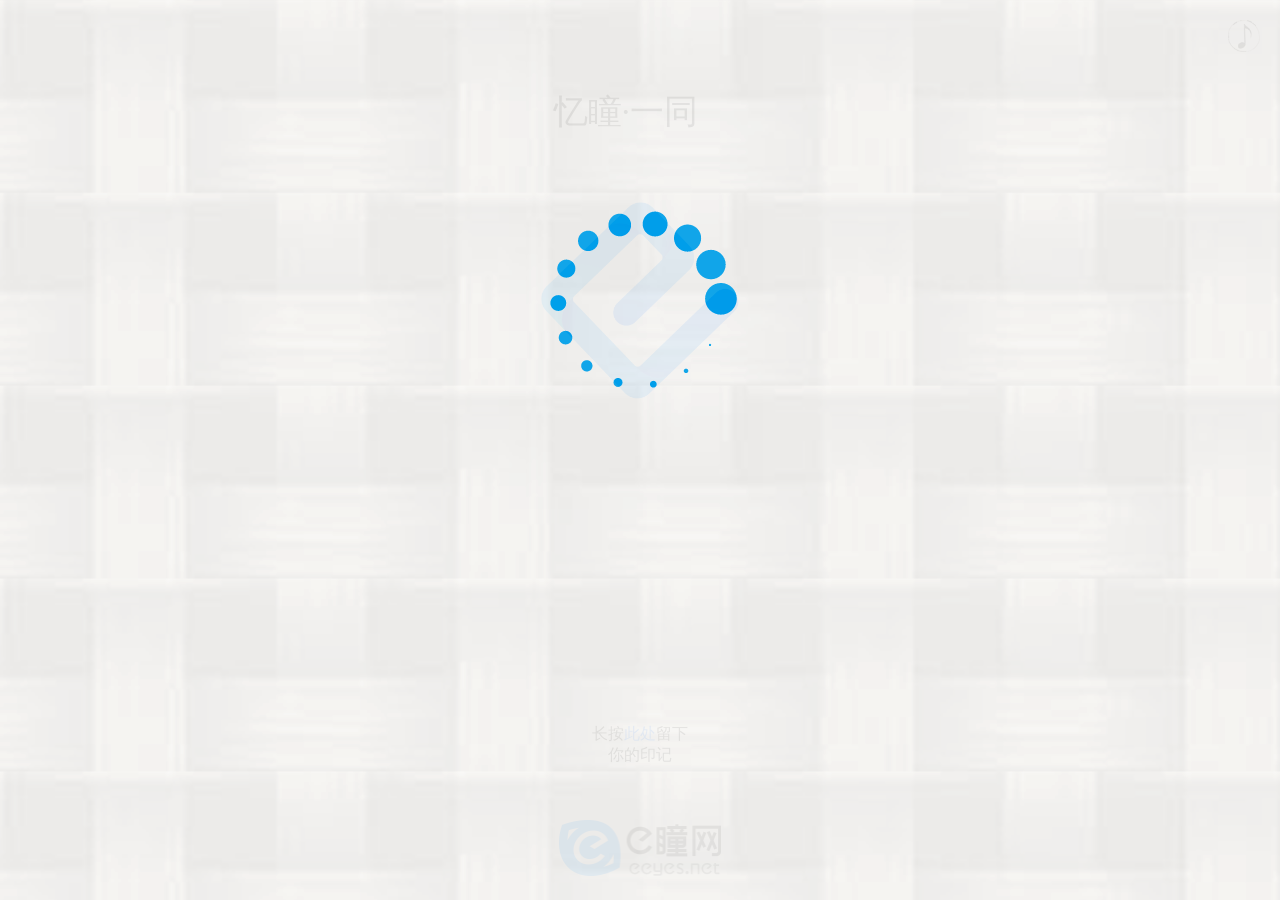
<file: celebration_public/index.html>
<!-- ==================================================
<| html
==================================================  -->
<!DOCTYPE html>
<html lang="en">

<head>
    <meta charset="UTF-8">
    <meta name="viewport" content="width=device-width, initial-scale=1.0, maximum-scale=1.0">
    <meta http-equiv="X-UA-Compatible" content="ie=edge">
    <title>e曈网十五周年站庆</title>
    <link rel="stylesheet" href="lib/swiper.min.css">
    <link rel="stylesheet" href="all.css">
    <link rel="stylesheet" href="sprite.css">
    <script src="lib/jquery-3.2.1.min.js"></script>
    <!--设置QQ分享的标题图片等-->
    <meta name="description" itemprop="description" content="一路有你，相伴同行" />
    <meta itemprop="name" content="e曈网十五周年站庆" />
    <meta itemprop="image" content="imgs/e.jpg" />
</head>
<body>
    <div style="display: none">
        <img src="imgs/e.png" width="300" height="300">
    </div>
    <div class="onloading">
        <i class="icon icon-loading"></i>
    </div>
    <div class="swiper-container">
        <audio autoplay loop id="mp3">
            <source src="media/bgm.mp3" type="audio/mpeg">
        </audio>
        <img class="music" src="imgs/music.png" alt="music">
        <div class="swiper-wrapper">
            <div class="swiper-slide swiper-no-swiping">
                <!-- ==================================================
                <| title
                ==================================================  -->
                <div class="m-title">
                    <p class="title">忆瞳·一同</p>
                    <p class="e"><img src="./imgs/e.png"></p>
                    <div class="pageBottom">
                        <div class="fingerWra">
                            <div class="intro">
                                长按<span class="mark">此处</span>留下<br>你的印记
                            </div>
                            <img class="fingerprint" src="imgs/zw.png">
                        </div>
                        <div class="logo"><img src="imgs/logo.png"></div>
                    </div>
                </div>
            </div>
            <div class="swiper-slide swiper-no-swiping" id="word">
                <div class="m-words">
                  <div class="wordWra icon-word">
                    <div class="first"> <i class="icon-first icon"></i> </div>
                    <div class="second"> <i class="icon-second icon"></i> </div>
                    <div class="third"> <i class="icon-third icon"></i> </div>
                    <i class="icon icon-finger stage1"></i>
                  </div>
                  <div class="sentence">
                    <canvas id="canvas" height="80">
                      溽暑步月，往昔满心头，十五载相庆相救
                    </canvas>
                  </div>
                  <div class="imgWra">
                    <img class="single" src="imgs/single.png" alt="single">
                    <img class="climber" src="imgs/climber.png" alt="climber">
                    <img class="runner" src="imgs/runner.png" alt="runner">
                  </div>
                </div>
            </div>
            <div class="swiper-slide" id="hist">
                <!-- ==================================================
                <| history
                ==================================================  -->
                <div class="m-history">
                    <!-- page-top -->
                    <div class="page-top">
                        <div class="title">TIMELINE</div>
                        <div class="title-dialog">
                            <div class="arrow"></div>
                            <div class="box">社团发展历史</div>
                        </div>
                    </div>
                    <!-- timeline -->
                    <div class="timeline">
                        <div class="dialog d-1">
                            <p class="time">2002.1.7</p>
                            <p><span>寒风凛冽</span>的下午</p>
                            <p>小小的<span>平板车</span></p>
                            <p>承载了e瞳的</p>
                            <p><span>未来</span></p>
                        </div>
                        <div class="dialog d-2">
                            <p class="time">2003.5.23</p>
                            <p>第一间<span>小房子</span> 第一台<span>电脑</span></p>
                            <p>宣告了e瞳开启了一段<span>新的篇章</span></p>
                            <p>e瞳人有了自己的<span>家</span></p>
                        </div>
                        <div class="dialog d-3">
                            <p class="time">2003.9.16</p>
                            <p>这一天起 我们<span>正式</span>地建立了e瞳网</p>
                            <p>我们在法律的<span>保护</span>下</p>
                            <p>我们是<span>骄傲</span>的e瞳人</p>
                        </div>
                        <div class="dialog d-4">
                            <p class="time">2006.12.7</p>
                            <p>没有永远的晴空万里</p>
                            <p>偶尔也会有乌云密布</p>
                            <p>也会有<span>黑夜</span>降临</p>
                            <p>e瞳网被迫<span>关站</span></p>
                            <p>我们陷入了<span>漫漫长夜</span></p>
                        </div>
                        <div class="dialog d-5">
                            <p class="time">2004.4.16-4.17</p>
                            <p>从哪里<span>跌倒</span></p>
                            <p>从哪里<span>站起</span></p>
                            <p>校区没有成为<span>阻碍</span></p>
                            <p>竞争没有带来<span>失败</span></p>
                            <p>我们把校运会</p>
                            <p>变成了e瞳的<span>主场</span></p>
                        </div>
                        <div class="dialog d-6">
                            <p class="time">2007.4.10 20:00</p>
                            <p>一蹶不振从来不是e瞳人的<span>个性</span></p>
                            <p>我们靠自己的<span>坚持</span>和努力</p>
                            <p>终于<span>冲破</span>黑暗</p>
                            <p>e瞳网重新迎来<span>黎明</span></p>
                        </div>
                        <div class="dialog d-7">
                            <p class="time">2012.9.16</p>
                            <p>用<span>十年之约</span>换一个未来</p>
                            <p>e瞳网向着一个又一个的十年</p>
                            <p>不断<span>开拓</span>着</p>
                        </div>
                        <div class="dialog d-8">
                            <p class="time">2016.4.9</p>
                            <p>e瞳陪伴交大</p>
                            <p>度过<span>百廿</span>生日</p>
                            <p>为交大拍摄</p>
                            <p>校庆文艺晚会</p>
                            <p>作为生日礼物</p>
                            <p>献给<span>最亲爱</span>的你</p>
                        </div>
                        <div class="dialog d-9">
                            <p class="time">2015.6</p>
                            <p>新的<span>时代</span> 新的e瞳</p>
                            <p>再艰难也要<span>坚持</span></p>
                            <p>在企划部的策划下</p>
                            <p>e瞳网开始网站重组</p>
                            <p>为e瞳迎来<span>新生</span></p>
                        </div>
                        <div class="dialog d-10">
                            <p class="time">2017.8</p>
                            <p>技术部门<span>架构</span>改变</p>
                            <p>网站开发流程<span>规范化</span></p>
                            <p>发展模式<span>革新</span></p>
                            <p>趋向扁平化和<span>精英化</span></p>
                        </div>
                    </div>
                </div>
            </div>
            <div class="swiper-slide">
                <!-- ==================================================
                <| product
                ==================================================  -->
                <div class="m-product">
                    <!-- carousel -->
                    <div class="carousel">
                        <div class="yearpro" id="pro2017">
                            <i class="icon icon-exuetang three_1"></i>
                            <i class="icon icon-developer three_2"></i>
                            <i class="icon icon-gitlab three_3"></i>
                            <i class="icon icon-library three_4"></i>
                        </div>
                        <div class="yearpro" id="pro2016">
                            <i class="icon icon-edown three_1"></i>
                            <i class="icon icon-eux three_2"></i>
                            <i class="icon icon-qihang three_3"></i>
                        </div>
                        <div class="yearpro" id="pro2015">
                            <i class="icon icon-eeyesvideo"></i>
                        </div>
                        <div class="yearpro" id="pro2013">
                            <i class="icon icon-yanzhi three_1"></i>
                            <i class="icon icon-market three_2"></i>
                            <i class="icon icon-knowweekly three_3"></i>
                            <i class="icon icon-screen three_4"></i>
                        </div>
                        <div class="yearpro" id="pro2012">
                            <i class="icon icon-yueku three_1"></i>
                            <i class="icon icon-news three_2"></i>
                            <i class="icon icon-eyunpan three_3"></i>
                            <i class="icon icon-ticket three_4"></i>
                        </div>
                        <div class="yearpro" id="pro2011">
                            <i class="icon icon-lovevideo"></i>
                        </div>
                        <div class="yearpro" id="pro2006">
                            <i class="icon icon-emonthly"></i>
                        </div>
                        <div class="yearpro" id="pro2005">
                            <i class="icon icon-wordstreet"></i>
                        </div>
                        <div class="yearpro" id="pro2002">
                            <i class="icon icon-eicar"></i>
                        </div>
                    </div>
                    <!-- yearlist -->
                    <div class="yearlist">
                        <div class="menu">
                            <div class="cursor"></div>
                            <div class="options">
                            </div>
                        </div>
                    </div>
                </div>
            </div>
            <div class="swiper-slide">
                <div class="m-money">
                    <div id="top_image">
                        <a href="https://www.eeyes.net/"><img src="./imgs/logo.png" id="elogo"></a>
                    </div>
                    <h1>十五周年，站庆筹款</h1>
                    <div class="intro-word">
                        <p class="special">一个团队，数千名员工，十五年岁月</p>
                        <p class="special">数十个产品，无数个故事</p>
                        <p>我们诚挚的向您发出邀请，如果您力所能及</p>
                        <p>原意为e瞳建设贡献资金力量，这份力量会帮助</p>
                        <p>e瞳未来建设，也希望这份力量能为您带来好运</p>
                    </div>
                    <p>——————————<span style="margin: 0 2.5em;">本次筹款将用于</span>——————————</p>
                    <div class="uses">
                        <table>
                            <tbody>
                                <tr class="progress">
                                    <td>
                                        <div class="use-back"><img src="./imgs/office.png"></div>
                                    </td>
                                    <td>
                                        <h2>改善工作条件</h2>
                                        <p>为办公室购置空调等设备，打造更好的办公环境</p>
                                    </td>
                                </tr>
                                <tr class="progress">
                                    <td>
                                        <div class="use-back"><img src="./imgs/photo.png"></div>
                                    </td>
                                    <td>
                                        <h2>升级影视设备</h2>
                                        <p>购入更专业的影视设备，打造更极致的视觉体验</p>
                                    </td>
                                </tr>
                                <tr class="progress">
                                    <td>
                                        <div class="use-back"><img src="./imgs/server.png"></div>
                                    </td>
                                    <td>
                                        <h2>缓解服务器压力</h2>
                                        <p>购置服务器，完善硬件基础设施，优化网站用户体验</p>
                                    </td>
                                </tr>
                            </tbody>
                        </table>
                    </div>
                    <a onclick="showQR()">参与筹款</a>
                    <div id="QRcode">
                        <img src="./imgs/QRcode.png" alt="收款二维码" id="QR">
                        <img src="./imgs/close.png" alt="关闭按钮" id="hideQR">
                    </div>
                </div>
            </div>
            <div class="swiper-slide" id="sign">
                <div class="sign">
                    <div class="sign-img-wrapper">
                        <img src="./imgs/sign.png" id="signwall">
                    </div>
                    <div id="danmaku_wrapper" style="width: 100%; height: 300px;"></div>
                    <a id="signBtn">签名</a>
                </div>
            </div>
            <div class="swiper-slide">
                <div class="tosign" onload="InitThis()">
                    <form action="./api/index.php" name="upload">
                        <div class="canvas">
                            <canvas id="myCanvas"></canvas>
                        </div>
                    </form>
                    <a onclick="UploadPic()">签名</a>
                    <a onclick="clearBoard()">清空画板</a>
                    <span></span>
                </div>
            </div>
        </div>
    </div>
    <script src="lib/swiper.min.js"></script>
    <script src="lib/Tween.js"></script>
    <script src="lib/flexible.debug.js"></script>
    <script src="lib/qzshare.js"></script> 
    <script src="lib/Danmaku.js"></script>
    <script src="all.js"></script>
</body>

</html>
</file>
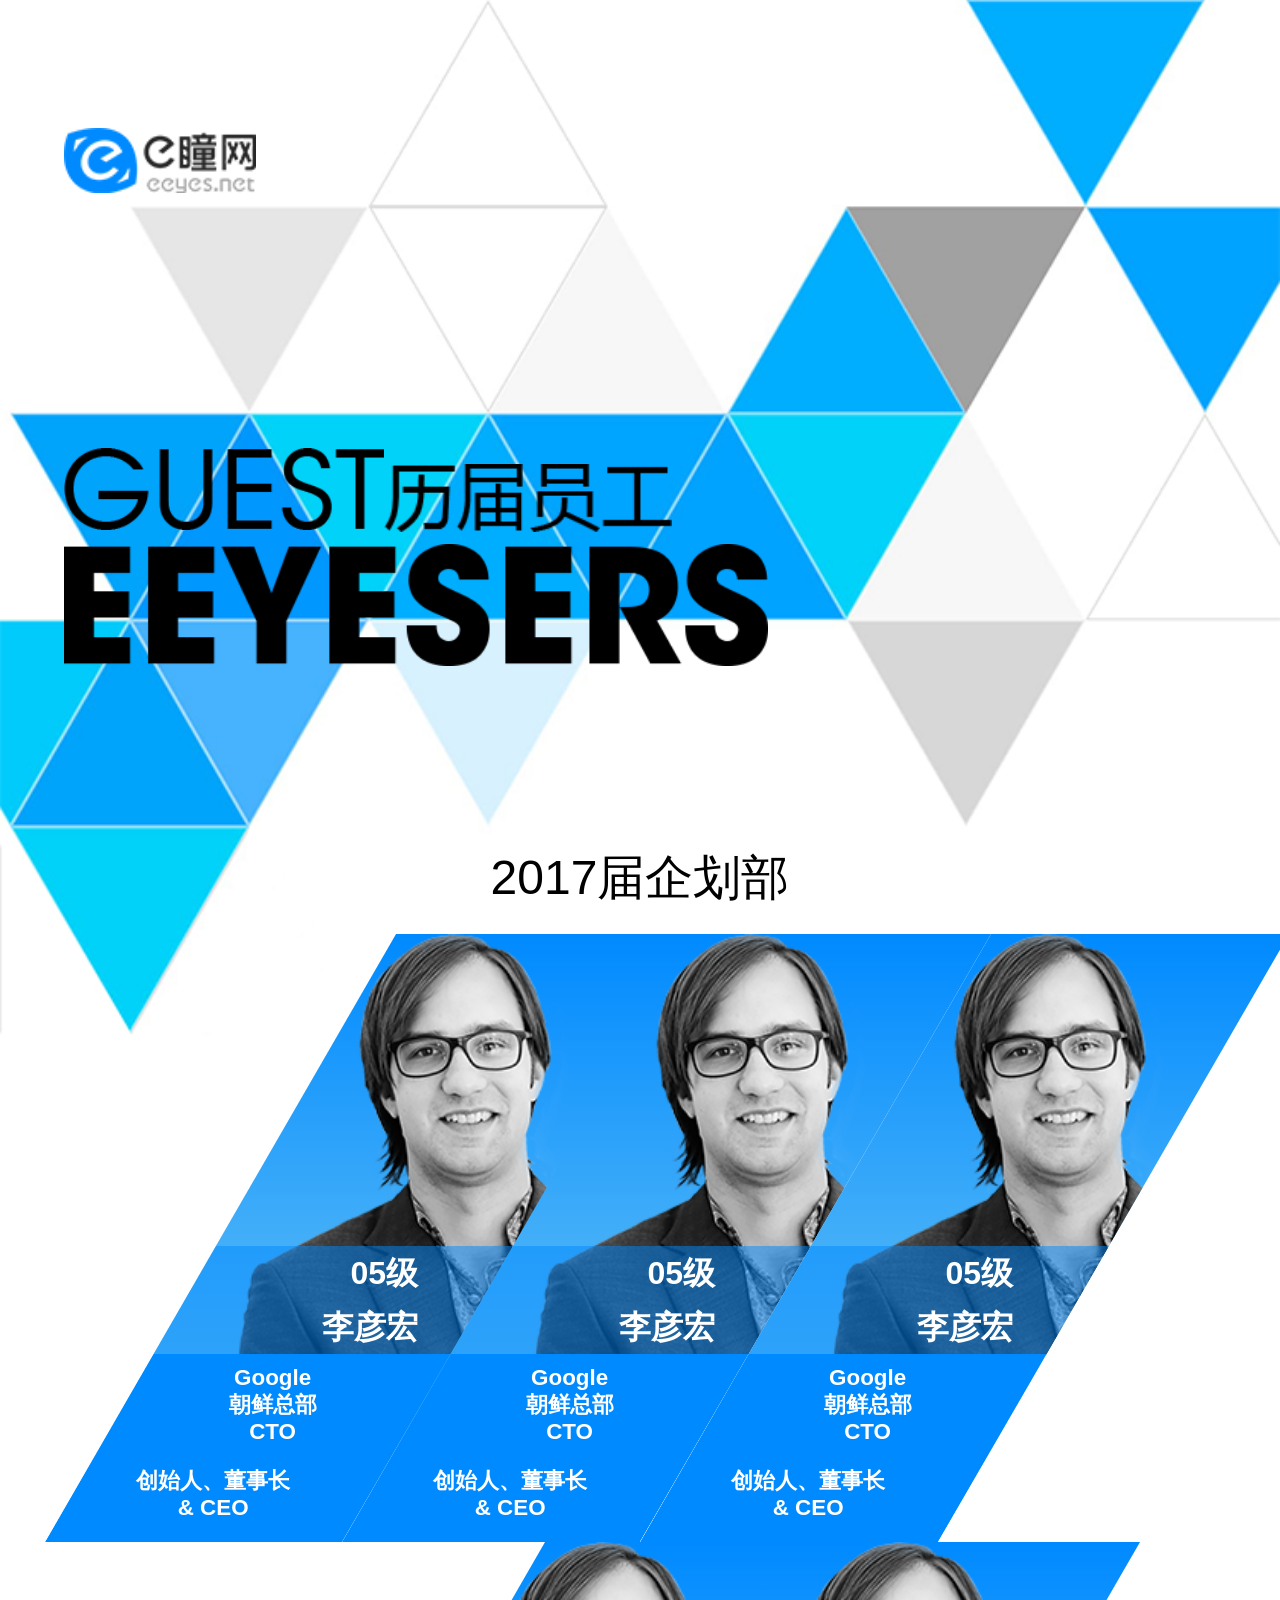
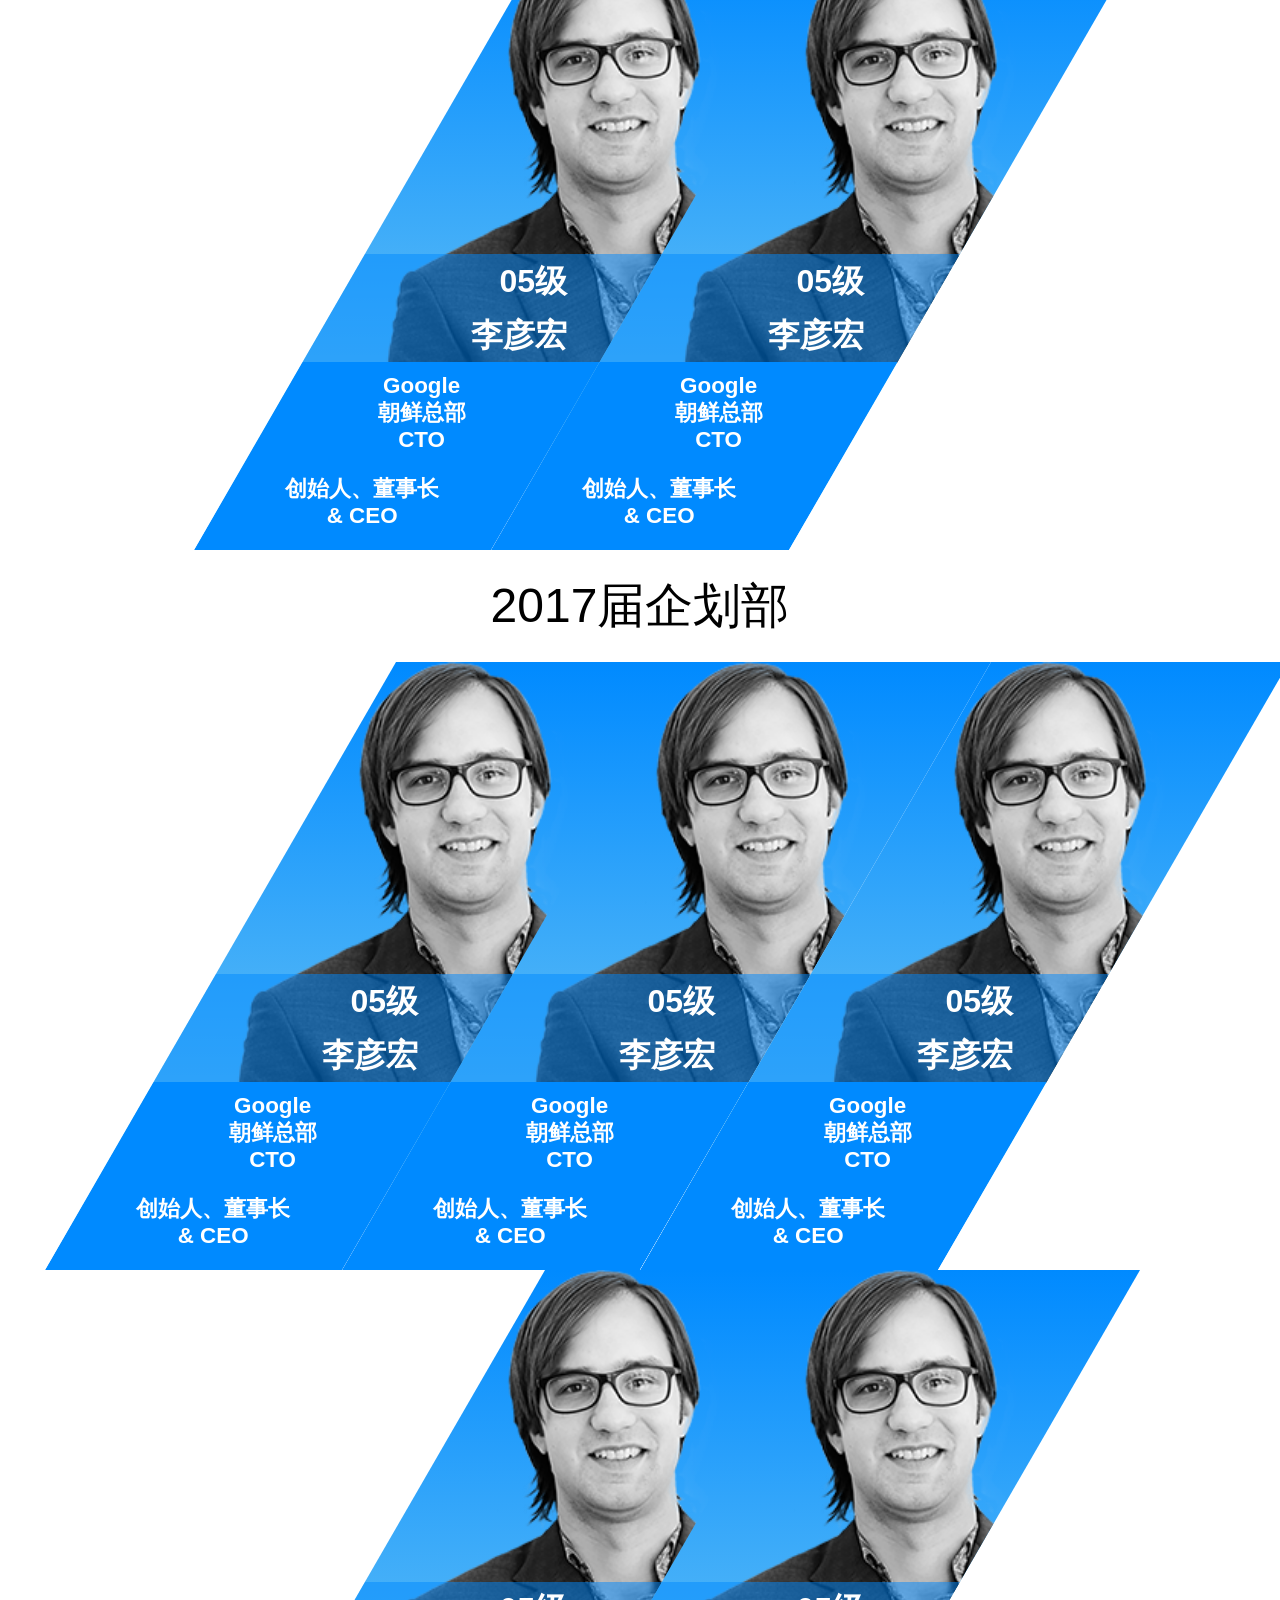
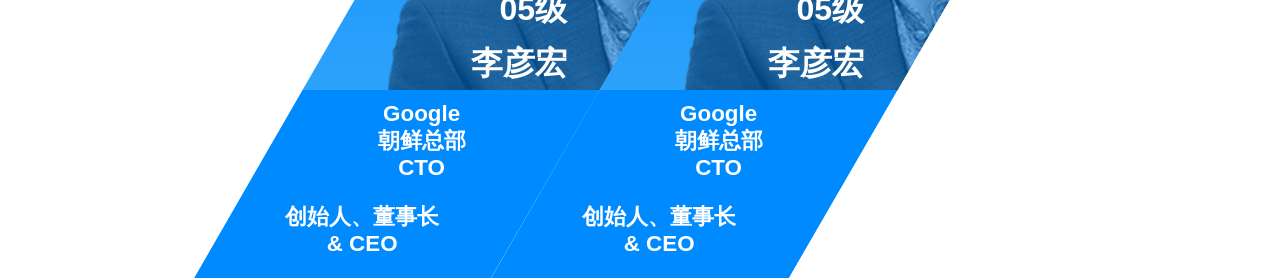
<file: member_network_public/index.html>
<!DOCTYPE html>
<html>
<head>
    <meta charset="UTF-8">
    <meta http-equiv="X-UA-Compatible" content="IE=edge">
    <meta name="viewport" content="width=device-width, initial-scale=1; max-">
    <meta name="keywords" content="西安交通大学,西安交大,e瞳网,e瞳人脉墙">
    <meta name="description" content="e瞳人脉墙">
    <title>e瞳人脉墙</title>
    <link rel="stylesheet" href="./static/css/style.css">
    <script>
        (function () {
            var resize = function () {
                document.getElementsByTagName('html')[0].style.fontSize = window.innerWidth / 640 * 16 + 'px';
            };
            window.addEventListener('resize', resize);
            resize();
        })();
    </script>
</head>
<body>
    <div class="hero">
        <div class="hero-body">
            <img class="hero-bg" src="./static/images/triangle-bg.png" alt="GUEST">
            <img class="hero-eeyes-logo" src="./static/images/elogo.png" alt="e瞳网logo">
            <div class="hero-title">
                <img class="hero-title-guest" src="./static/images/guest.png" alt="GUEST">
                <img class="hero-title-staff" src="./static/images/staff.png" alt="历届员工">
                <img class="hero-title-eeyesers" src="./static/images/eeyesers.png" alt="EEYESERS">
            </div>
        </div>
    </div>
    <div class="main">
        <section class="department">
            <h1 class="department-title">2017届企划部</h1>
            <section class="department-members">
                <div class="member">
                    <div class="member-avatar">
                        <img class="member-avatar-img" src="./static/images/member-avatar-test.png">
                    </div>
                    <div class="member-profile">
                        <p class="member-name">05级<br>李彦宏</p>
                    </div>
                    <div class="member-info">
                        <div class="member-company">Google<br>朝鲜总部<br>CTO</div>
                        <div class="member-position">创始人、董事长 <br>&amp; CEO</div>
                    </div>
                </div>
                <div class="member">
                    <div class="member-avatar">
                        <img class="member-avatar-img" src="./static/images/member-avatar-test.png">
                    </div>
                    <div class="member-profile">
                        <p class="member-name">05级<br>李彦宏</p>
                    </div>
                    <div class="member-info">
                        <div class="member-company">Google<br>朝鲜总部<br>CTO</div>
                        <div class="member-position">创始人、董事长 <br>&amp; CEO</div>
                    </div>
                </div>
                <div class="member">
                    <div class="member-avatar">
                        <img class="member-avatar-img" src="./static/images/member-avatar-test.png">
                    </div>
                    <div class="member-profile">
                        <p class="member-name">05级<br>李彦宏</p>
                    </div>
                    <div class="member-info">
                        <div class="member-company">Google<br>朝鲜总部<br>CTO</div>
                        <div class="member-position">创始人、董事长 <br>&amp; CEO</div>
                    </div>
                </div>
                <div class="member">
                    <div class="member-avatar">
                        <img class="member-avatar-img" src="./static/images/member-avatar-test.png">
                    </div>
                    <div class="member-profile">
                        <p class="member-name">05级<br>李彦宏</p>
                    </div>
                    <div class="member-info">
                        <div class="member-company">Google<br>朝鲜总部<br>CTO</div>
                        <div class="member-position">创始人、董事长 <br>&amp; CEO</div>
                    </div>
                </div>
                <div class="member">
                    <div class="member-avatar">
                        <img class="member-avatar-img" src="./static/images/member-avatar-test.png">
                    </div>
                    <div class="member-profile">
                        <p class="member-name">05级<br>李彦宏</p>
                    </div>
                    <div class="member-info">
                        <div class="member-company">Google<br>朝鲜总部<br>CTO</div>
                        <div class="member-position">创始人、董事长 <br>&amp; CEO</div>
                    </div>
                </div>
             </section>
        </section>
        <section class="department">
            <h1 class="department-title">2017届企划部</h1>
            <section class="department-members">
                <div class="member">
                    <div class="member-avatar">
                        <img class="member-avatar-img" src="./static/images/member-avatar-test.png">
                    </div>
                    <div class="member-profile">
                        <p class="member-name">05级<br>李彦宏</p>
                    </div>
                    <div class="member-info">
                        <div class="member-company">Google<br>朝鲜总部<br>CTO</div>
                        <div class="member-position">创始人、董事长 <br>&amp; CEO</div>
                    </div>
                </div>
                <div class="member">
                    <div class="member-avatar">
                        <img class="member-avatar-img" src="./static/images/member-avatar-test.png">
                    </div>
                    <div class="member-profile">
                        <p class="member-name">05级<br>李彦宏</p>
                    </div>
                    <div class="member-info">
                        <div class="member-company">Google<br>朝鲜总部<br>CTO</div>
                        <div class="member-position">创始人、董事长 <br>&amp; CEO</div>
                    </div>
                </div>
                <div class="member">
                    <div class="member-avatar">
                        <img class="member-avatar-img" src="./static/images/member-avatar-test.png">
                    </div>
                    <div class="member-profile">
                        <p class="member-name">05级<br>李彦宏</p>
                    </div>
                    <div class="member-info">
                        <div class="member-company">Google<br>朝鲜总部<br>CTO</div>
                        <div class="member-position">创始人、董事长 <br>&amp; CEO</div>
                    </div>
                </div>
                <div class="member">
                    <div class="member-avatar">
                        <img class="member-avatar-img" src="./static/images/member-avatar-test.png">
                    </div>
                    <div class="member-profile">
                        <p class="member-name">05级<br>李彦宏</p>
                    </div>
                    <div class="member-info">
                        <div class="member-company">Google<br>朝鲜总部<br>CTO</div>
                        <div class="member-position">创始人、董事长 <br>&amp; CEO</div>
                    </div>
                </div>
                <div class="member">
                    <div class="member-avatar">
                        <img class="member-avatar-img" src="./static/images/member-avatar-test.png">
                    </div>
                    <div class="member-profile">
                        <p class="member-name">05级<br>李彦宏</p>
                    </div>
                    <div class="member-info">
                        <div class="member-company">Google<br>朝鲜总部<br>CTO</div>
                        <div class="member-position">创始人、董事长 <br>&amp; CEO</div>
                    </div>
                </div>
            </section>
        </section>
    </div>
    <script src="//img.eeyes.net/eeyes_common/eeyes_common_footer.js"></script>
</body>
</html>
</file>
<file: celebration_public/all.css>
/* ==================================================
<| mixin
================================================== */
/* ==================================================
<| mixin div-border
================================================== */
/* ==================================================
<| mixin arrow
================================================== */
/* ==================================================
<| mixin opacity
================================================== */
/* ==================================================
<| mixin scrolling-list
================================================== */
/* ==================================================
<| swiper
================================================== */
* {
  -webkit-user-select: none;
  -webkit-touch-callout: none;
  -khtml-user-select: none;
  -moz-user-select: none;
  -ms-user-select: none;
  user-select: none;
  -o-user-select: none; }

.swiper-slide {
  background: url(./imgs/bg.png) repeat-y 0 0;
  background-size: 100%; }

.icon {
  display: inline-block; }

/* ==================================================
<| common-divs
================================================== */
.onloading {
  position: fixed;
  top: 0;
  bottom: 0;
  width: 100%;
  background: url(./imgs/bg.png) repeat-y 0 0;
  background-size: 100%;
  z-index: 1000; }
  .onloading .icon {
    display: block;
    animation: loadRotate 2s infinite linear;
    margin: 0 auto;
    margin-top: 200px; }

@keyframes loadRotate {
  from {
    transform: scale(0.4) rotate(0deg); }
  to {
    transform: scale(0.4) rotate(360deg); } }

.music {
  position: fixed;
  top: 20px;
  right: 20px;
  width: 32px;
  animation: rotate 2s infinite linear;
  z-index: 1000; }

@keyframes rotate {
  from {
    transform: rotate(0deg); }
  to {
    transform: rotate(360deg); } }

* {
  -webkit-touch-callout: none;
  -webkit-user-select: none;
  -khtml-user-select: none;
  -moz-user-select: none;
  -ms-user-select: none;
  user-select: none; }

/* ==================================================
<| history
================================================== */
.m-history {
  width: 100%;
  position: relative;
  /* ==============================================
	<| mixin
	============================================== */
  /* ==================================================
<| mixin div-border
================================================== */
  /* ==================================================
<| mixin arrow
================================================== */
  /* ==================================================
<| mixin opacity
================================================== */
  /* ==================================================
<| mixin scrolling-list
================================================== */
  /* ==============================================
	<| media
	============================================== */
  /* ==============================================
	<| page-top
	============================================== */
  /* ==============================================
	<| timeline
	============================================== */ }
  .m-history .page-top {
    width: 100%;
    height: 2.93333rem;
    padding-top: 1.0rem;
    overflow: hidden;
    /* title */
    /* title-dialog */
    /* title-dialog media */
    /*@media screen and (min-width: 21.6rem) {
			.title-dialog {
				.box {
					width: 50%;
					max-width: 11.7rem;
					height: 2.7rem;
					line-height: 2.7rem;
					font-size: 1.3rem;
				}
			}
		}*/
    /* timeline-top */ }
    .m-history .page-top .title {
      display: block;
      width: 4.26667rem;
      height: 0.53333rem;
      margin: 0 auto;
      text-align: center;
      font-size: 0.48rem;
      color: #000; }
    .m-history .page-top .title-dialog {
      position: relative;
      z-index: 1;
      width: 100%;
      height: 1.70667rem;
      margin-top: 0.32rem; }
      .m-history .page-top .title-dialog .arrow {
        width: 0;
        height: 0;
        border: 0.36rem solid transparent;
        border-bottom: 0.36rem solid #138DFF;
        border-top: none;
        margin: 0 auto; }
      .m-history .page-top .title-dialog .box {
        width: 5.33333rem;
        height: 1.33333rem;
        margin: 0 auto;
        text-align: center;
        line-height: 1.44rem;
        font-size: 0.8rem;
        color: #FFF;
        background-color: #138DFF;
        border-radius: 0.2rem;
        box-shadow: 0.04rem 0.04rem 0.13333rem #888888; }
    .m-history .page-top .timeline-top {
      position: relative;
      z-index: 0;
      width: 100%;
      height: 1.33333rem;
      text-align: center; }
  .m-history .timeline {
    width: 100%;
    height: 42.66667rem;
    background: center top url("imgs/timeline.png") no-repeat;
    background-size: contain;
    /* dialog */
    /* dialog bgs */
    /* dialog settings */ }
    .m-history .timeline .dialog {
      position: relative;
      margin-left: 50%;
      text-align: center;
      overflow: hidden; }
      .m-history .timeline .dialog p {
        margin: 0.096rem;
        font-size: 0.32rem; }
        .m-history .timeline .dialog p span {
          font-weight: 600; }
      .m-history .timeline .dialog .time {
        font-size: 0.24rem;
        margin-bottom: 0.18667rem; }
    .m-history .timeline .d-1 {
      background: left url("imgs/dialog (1).png") no-repeat;
      background-size: contain; }
    .m-history .timeline .d-2 {
      background: left url("imgs/dialog (2).png") no-repeat;
      background-size: contain; }
    .m-history .timeline .d-3 {
      background: left url("imgs/dialog (3).png") no-repeat;
      background-size: contain; }
    .m-history .timeline .d-4 {
      background: left url("imgs/dialog (4).png") no-repeat;
      background-size: contain; }
    .m-history .timeline .d-5 {
      background: left url("imgs/dialog (5).png") no-repeat;
      background-size: contain; }
    .m-history .timeline .d-6 {
      background: left url("imgs/dialog (6).png") no-repeat;
      background-size: contain; }
    .m-history .timeline .d-7 {
      background: left url("imgs/dialog (7).png") no-repeat;
      background-size: contain; }
    .m-history .timeline .d-8 {
      background: left url("imgs/dialog (8).png") no-repeat;
      background-size: contain; }
    .m-history .timeline .d-9 {
      background: left url("imgs/dialog (9).png") no-repeat;
      background-size: contain; }
    .m-history .timeline .d-10 {
      background: left url("imgs/dialog (10).png") no-repeat;
      background-size: contain; }
    .m-history .timeline .dialog.d-1 {
      width: 3.17333rem;
      height: 2.89333rem;
      top: 1.04rem;
      left: 0.69333rem;
      padding-left: 0.10667rem; }
    .m-history .timeline .dialog.d-2 {
      width: 6.13333rem;
      height: 2.38667rem;
      top: 2.66667rem;
      left: -2.26667rem;
      padding-left: 0.18667rem; }
    .m-history .timeline .dialog.d-3 {
      width: 6.13333rem;
      height: 2.42667rem;
      top: 2.90667rem;
      left: -2.26667rem;
      padding-left: 0.18667rem; }
    .m-history .timeline .dialog.d-4 {
      width: 3.32rem;
      height: 3.77333rem;
      top: 3.17333rem;
      left: 0.54667rem; }
    .m-history .timeline .dialog.d-5 {
      width: 3.76rem;
      height: 4.50667rem;
      top: 2.29333rem;
      left: -3.85333rem;
      padding-top: 0.64rem; }
      .m-history .timeline .dialog.d-5 .time {
        margin-left: -0.96rem; }
    .m-history .timeline .dialog.d-6 {
      width: 6.38667rem;
      height: 3.08rem;
      top: 2.98667rem;
      left: -3.86667rem; }
      .m-history .timeline .dialog.d-6 p {
        margin-left: -0.13333rem; }
    .m-history .timeline .dialog.d-7 {
      width: 5.30667rem;
      height: 3rem;
      top: 3.78667rem;
      left: -3.86667rem; }
      .m-history .timeline .dialog.d-7 p {
        margin-left: -0.21333rem; }
    .m-history .timeline .dialog.d-8 {
      width: 2.68rem;
      height: 4.48rem;
      top: 5.06667rem;
      left: -3.33333rem;
      padding-left: 0.05333rem; }
    .m-history .timeline .dialog.d-9 {
      width: 3.4rem;
      height: 4.16rem;
      top: 0.64rem;
      left: 0.45333rem;
      padding-top: 0.53333rem;
      padding-left: 0.10667rem; }
    .m-history .timeline .dialog.d-10 {
      width: 3.46667rem;
      height: 3.30667rem;
      top: 3.49333rem;
      left: -3.86667rem;
      padding-top: 0.64rem; }

/* ==================================================
<| mixin div-border
================================================== */
/* ==================================================
<| mixin arrow
================================================== */
/* ==================================================
<| mixin opacity
================================================== */
/* ==================================================
<| mixin scrolling-list
================================================== */

.m-money {
  box-sizing: border-box;
  position: relative;
  overflow: hidden; }
  .m-money h1 {
    margin: 10px auto;
    font-size: 30px;
    font-weight: normal;
    text-align: center; }

#elogo {
  height: 24px;
  margin-top: 20px;
  margin-left: 20px; }

.m-money > p {
  text-align: center;
  margin-top: 10px;
  font-size: 0.3rem;
  color: #999999; }

.special {
  font-weight: 600; }

.intro-word p {
  text-align: center;
  line-height: 10px;
  font-size: 14px; }

.uses {
  width: 80%;
  margin-left: 10%; }

.uses table {
  margin: 0 auto; }

.progress {
  width: 100%; }

.m-money > a {
  display: block;
  width: 60%;
  height: 40px;
  margin: 0 auto;
  margin-top: 0.7rem;
  text-align: center;
  background-color: #00a0e9;
  color: #fff;
  text-decoration: none;
  line-height: 40px;
  letter-spacing: 2px;
  border-radius: 7px; }

.use-back {
  float: left;
  width: 60px;
  height: 60px;
  background-color: #4cb4e2;
  border-radius: 50%; }

.use-back > img {
  width: 40px;
  margin-left: 10px;
  margin-top: 10px; }

.progress td {
  padding: 10px; }

.progress h2 {
  margin: 0;
  font-weight: normal;
  font-size: 18px; }

.progress p {
  margin: 3px 0 0;
  font-size: 12px; }

#QRcode {
  display: none;
  position: absolute;
  top: 0;
  width: 100%;
  background-image: url("./imgs/bg.png");
  background-size: cover; }

#QR {
  width: 300px;
  display: block;
  margin: 100px auto; }

#hideQR {
  position: absolute;
  top: 500px;
  left: 46%;
  width: 30px; }

html, body {
  position: relative;
  height: 100%; }

body {
  background: #fff;
  font-family: "Times New Roman", "Hiragino Sans GB", "Microsoft YaHei", "WenQuanYi Micro Hei", sans-serif;
  font-size: 14px;
  color: #000;
  margin: 0;
  padding: 0; }

.swiper-container {
  width: 100%;
  height: 100%; }

.swiper-slide {
  font-size: 16px;
  height: 100%;
  -webkit-box-sizing: border-box;
  box-sizing: border-box;
  overflow: auto; }

.swiper-slide .scroll {
  height: auto; }

/* ==================================================
<| product
================================================== */
.m-product {
  width: 100%;
  position: relative;
  /* ==============================================
	<| mixin
	============================================== */
  /* ==================================================
<| mixin div-border
================================================== */
  /* ==================================================
<| mixin arrow
================================================== */
  /* ==================================================
<| mixin opacity
================================================== */
  /* ==================================================
<| mixin scrolling-list
================================================== */
  /* ==============================================
	<| header
	============================================== */
  /* ==============================================
	<| page-top
	============================================== */
  /* ==============================================
	<| carousel
	============================================== */
  /* ==============================================
	<| yearlist
	============================================== */
  /* ==============================================
	<| footer
	============================================== */ }
  .m-product * {
    margin: 0px;
    padding: 0px;
    border: 0px; }
  .m-product .header {
    width: 100%;
    background-color: #b5b5b5;
    height: 1.0rem; }
  .m-product .page-top {
    width: 100%;
    height: 1.0rem;
    padding-top: 1.0rem;
    /* title */ }
    .m-product .page-top .title {
      display: block;
      width: 8.0rem;
      height: 1.0rem;
      margin: 0 auto;
      text-align: center;
      font-size: 0.9rem;
      color: #000; }
  .m-product .carousel {
    width: 100%;
    height: 6.0rem;
    text-align: center;
    margin-top: 1rem;
    margin-bottom: 1rem;
    overflow: hidden; }
  .m-product .yearpro {
    width: 100%;
    position: relative;
    box-sizing: border-box;
    overflow: hidden; }
  .m-product .yearlist {
    width: 100%;
    height: 8.0rem; }
    .m-product .yearlist .menu {
      width: 100%;
      height: 4.8rem;
      overflow: hidden;
      margin: 0 auto; }
      .m-product .yearlist .menu .cursor {
        position: relative;
        z-index: 0;
        width: 7.5rem;
        height: 1.75rem;
        margin: 0 auto;
        margin-top: 1.525rem;
        background-color: #FFF;
        box-shadow: 0.025rem 0.125rem 0.25rem #999;
        border-radius: 0.875rem;
        filter: alpha(opacity=0.4);
        -moz-opacity: 0.4;
        -khtml-opacity: 0.4;
        opacity: 0.4; }
      .m-product .yearlist .menu .options {
        position: relative;
        z-index: 1;
        margin: 0 auto;
        margin-top: -1.9rem;
        text-align: center;
        outline: none; }
        .m-product .yearlist .menu .options p {
          height: 1.75rem;
          margin: auto auto;
          line-height: 1.75rem;
          font-weight: 600;
          font-size: 1.0rem;
          color: #A0A0A0; }
        .m-product .yearlist .menu .options .active {
          font-size: 1.4rem;
          color: #00A0E9; }
  .m-product .footer {
    width: 100%;
    background-color: #b5b5b5;
    height: 2.0rem; }
  .m-product #thirdmusic {
    top: -1.1rem; }
  .m-product .yearpro .icon {
    transform: scale(0.6); }
  .m-product .three_1 {
    position: absolute;
    left: 5%;
    top: 50px; }
  .m-product .three_3 {
    position: absolute;
    right: 5%;
    top: 50px; }
  .m-product .three_2 {
    display: block;
    margin: 0 auto; }
  .m-product .three_4 {
    position: absolute;
    left: 50%;
    margin-left: -75px;
    top: 100px; }

#sign {
  overflow: hidden;
  padding-top: 1.2rem; }

.sign-img-wrapper {
  text-align: center;
  margin-bottom: 40px; }

#signwall {
  width: 60%; }

.sign > a {
  display: block;
  width: 60%;
  height: 40px;
  margin: 0 auto;
  margin-top: 40px;
  text-align: center;
  background-color: #00a0e9;
  color: #fff;
  text-decoration: none;
  line-height: 40px;
  letter-spacing: 2px;
  border-radius: 7px; }

@charset "UTF-8";
/* ==================================================
<| title
================================================== */
.m-title {
  /* ==============================================
	<| all
	============================================== */
  /* ==============================================
	<| main
	============================================== */
  /* ==============================================
	<| fingerprint
	============================================== */
  /* ==============================================
	<| page-bottom
	============================================== */ }
  .m-title * {
    margin: 0px;
    padding: 0px;
    border: 0px; }
  .m-title .title {
    margin: auto;
    padding-top: 1.64rem;
    width: 3.2rem;
    font-size: 0.63rem;
    font-family: '楷体'; }
  .m-title .e {
    width: 3.666667rem;
    margin: auto;
    margin-top: 1.253333rem; }
    .m-title .e img {
      width: 100%;
      height: 100%; }
  .m-title .pageBottom {
    position: absolute;
    bottom: 0;
    width: 100%;
    text-align: center; }
  .m-title .mark {
    color: #0a6eff; }
  .m-title .fingerWra {
    position: relative;
    text-align: center;
    margin-bottom: 26px; }
  .m-title .intro {
    position: absolute;
    left: 50%;
    transform: translateX(-50%); }
  .m-title .fingerprint {
    width: 1.173333rem;
    height: 1.226667rem;
    visibility: hidden; }
  .m-title .logo {
    padding-bottom: 20px; }
    .m-title .logo img {
      width: 3rem; }
  .m-title #firstmusic {
    top: -2.1rem; }
  .m-title .bling {
    animation: bling 2s ease-in-out infinite; }

@keyframes bling {
  0% {
    transform: scale(1); }
  50% {
    transform: scale(0.92); }
  100% {
    transform: scale(1); } }

.tosign > a {
  display: block;
  width: 60%;
  height: 40px;
  margin: 0 auto;
  margin-top: 30px;
  text-align: center;
  background-color: #00a0e9;
  color: #fff;
  text-decoration: none;
  line-height: 40px;
  letter-spacing: 2px;
  border-radius: 7px; }

.canvas {
  border: 1px solid #000; }

.m-words .wordWra {
  position: relative;
  margin: 0 auto;
  transform: scale(0.5); }
  .m-words .wordWra > div {
    position: absolute;
    overflow: hidden; }
  .m-words .wordWra .icon-finger {
    position: absolute;
    right: 20px;
    top: 20px; }
  .m-words .wordWra .stage1 {
    animation: firstSlide 1.8s ease-out infinite; }
  .m-words .wordWra .stage2 {
    animation: secondSlide 1.8s ease-out infinite; }
  .m-words .wordWra .stage3 {
    animation: thirdSlide 1.8s ease-out infinite; }

@keyframes firstSlide {
  from {
    transform: translate3d(130px, 110px, 0); }
  to {
    transform: translate3d(0, -20px, 0); } }

@keyframes secondSlide {
  from {
    transform: translate3d(0, -20px, 0); }
  to {
    transform: translate3d(-40px, 100px, 0); } }

@keyframes thirdSlide {
  from {
    transform: translate3d(-40px, 100px, 0); }
  to {
    transform: translate3d(130px, 110px, 0); } }

.m-words .first {
  bottom: 65px;
  right: 4px;
  width: 140px;
  height: 0px; }

.m-words .icon-first {
  position: absolute;
  bottom: 0; }

.m-words .second {
  left: 3px;
  top: 3px;
  height: 0; }

.m-words .third {
  bottom: 0;
  left: 10px;
  width: 0; }

.m-words .sentence {
  text-align: center; }
  .m-words .sentence canvas {
    width: 100%; }

.m-words .imgWra {
  position: absolute;
  bottom: 0;
  width: 100%; }
  .m-words .imgWra > img {
    width: 100%;
    opacity: 0;
    transition: opacity 1s ease-in-out;
    position: absolute;
    bottom: 0; }
</file>
<file: celebration_public/sprite.css>
/*
Icon classes can be used entirely standalone. They are named after their original file names.

Example usage in HTML:

`display: block` sprite:
<div class="icon-home"></div>

To change `display` (e.g. `display: inline-block;`), we suggest using a common CSS class:

// CSS
.icon {
  display: inline-block;
}

// HTML
<i class="icon icon-home"></i>
*/
.icon-EUX {
  background-image: url(sprite.png);
  background-position: -450px -405px;
  width: 150px;
  height: 150px;
}
.icon-XJTUknow {
  background-image: url(sprite.png);
  background-position: 0px -555px;
  width: 150px;
  height: 150px;
}
.icon-developer {
  background-image: url(sprite.png);
  background-position: -150px -555px;
  width: 150px;
  height: 150px;
}
.icon-edown {
  background-image: url(sprite.png);
  background-position: -759px -300px;
  width: 150px;
  height: 150px;
}
.icon-eeyesvideo {
  background-image: url(sprite.png);
  background-position: -150px -705px;
  width: 150px;
  height: 150px;
}
.icon-eicar {
  background-image: url(sprite.png);
  background-position: -291px -223px;
  width: 150px;
  height: 150px;
}
.icon-ekuaixia {
  background-image: url(sprite.png);
  background-position: -441px -223px;
  width: 150px;
  height: 150px;
}
.icon-emonthly {
  background-image: url(sprite.png);
  background-position: 0px -405px;
  width: 150px;
  height: 150px;
}
.icon-exuetang {
  background-image: url(sprite.png);
  background-position: -150px -405px;
  width: 150px;
  height: 150px;
}
.icon-eyunpan {
  background-image: url(sprite.png);
  background-position: -300px -405px;
  width: 150px;
  height: 150px;
}
.icon-finger {
  background-image: url(sprite.png);
  background-position: -209px 0px;
  width: 200px;
  height: 200px;
}
.icon-first {
  background-image: url(sprite.png);
  background-position: -909px 0px;
  width: 140px;
  height: 154px;
}
.icon-gitlab {
  background-image: url(sprite.png);
  background-position: -609px -150px;
  width: 150px;
  height: 150px;
}
.icon-knowweekly {
  background-image: url(sprite.png);
  background-position: -609px -300px;
  width: 150px;
  height: 150px;
}
.icon-library {
  background-image: url(sprite.png);
  background-position: -141px -223px;
  width: 150px;
  height: 150px;
}
.icon-loading {
  background-image: url(sprite.png);
  background-position: -409px 0px;
  width: 200px;
  height: 200px;
}
.icon-lovevideo {
  background-image: url(sprite.png);
  background-position: -300px -555px;
  width: 150px;
  height: 150px;
}
.icon-market {
  background-image: url(sprite.png);
  background-position: -450px -555px;
  width: 150px;
  height: 150px;
}
.icon-news {
  background-image: url(sprite.png);
  background-position: -600px -555px;
  width: 150px;
  height: 150px;
}
.icon-qihang {
  background-image: url(sprite.png);
  background-position: -759px 0px;
  width: 150px;
  height: 150px;
}
.icon-screen {
  background-image: url(sprite.png);
  background-position: -759px -150px;
  width: 150px;
  height: 150px;
}
.icon-second {
  background-image: url(sprite.png);
  background-position: 0px -223px;
  width: 141px;
  height: 182px;
}
.icon-third {
  background-image: url(sprite.png);
  background-position: -450px -705px;
  width: 194px;
  height: 78px;
}
.icon-ticket {
  background-image: url(sprite.png);
  background-position: 0px -705px;
  width: 150px;
  height: 150px;
}
.icon-word {
  background-image: url(sprite.png);
  background-position: 0px 0px;
  width: 209px;
  height: 223px;
}
.icon-wordstreet {
  background-image: url(sprite.png);
  background-position: -759px -450px;
  width: 150px;
  height: 150px;
}
.icon-yanzhi {
  background-image: url(sprite.png);
  background-position: -609px 0px;
  width: 150px;
  height: 150px;
}
.icon-yueku {
  background-image: url(sprite.png);
  background-position: -300px -705px;
  width: 150px;
  height: 150px;
}
</file>
<file: member_network_public/static/css/style.css>
* {
    margin: 0;
    padding: 0;
}

/**
 * 默认为移动端（320px~640px），
 * 对于640~960px，960px-1280px，1280px~1920px均有适配
 */

html {
    font-size: 16px;
}

body {
    /*font-size: 16px;*/
    font-family: 黑体, 微软雅黑, sans-serif;
}

.hero-body {
    margin-bottom: -8rem;
}

.hero-bg {
    width: 100%;
}

.hero-eeyes-logo {
    position: absolute;
    left: 2rem;
    top: 4rem;
    width: 6rem;
}

.hero-title {
    position: absolute;
    top: 14rem;
    left: 2rem;
}

.hero-title-guest {
    position: absolute;
    top: 0;
    left: 0;
    width: 10rem;
}

.hero-title-staff {
    position: absolute;
    top: .5rem;
    left: 10rem;
    width: 9rem;
}

.hero-title-eeyesers {
    position: absolute;
    top: 3rem;
    left: 0;
    width: 22rem;
}

.department {
    width: 100%;
    overflow: hidden;
}

.department-title {
    text-align: center;
    font-weight: normal;
    padding: .5em 0;
}

.department-members {
    padding-right: 9.3rem;
    font-size: 0;
    box-sizing: border-box;
    text-align: center;
}

.member {
    position: relative;
    display: inline-block;
    width: 9.3rem;
    height: 19rem;
    font-size: 1rem;
    -webkit-transform: skewX(-30deg);
    -ms-transform: skewX(-30deg);
    transform: skewX(-30deg);
    -webkit-transform-origin: left bottom;
    -ms-transform-origin: left bottom;
    transform-origin: left bottom;
    overflow: hidden;
    -webkit-transition: all 0.3s;
    transition: all 0.3s;
    background: linear-gradient(#008aff 0, #63c0f5 75%, #fff 100%);
}

.member:hover {
    -webkit-transform: skewX(-30deg) scale(1.1);
    -ms-transform: skewX(-30deg) scale(1.1);
    transform: skewX(-30deg) scale(1.1);
    box-shadow: 10px 0 20px rgba(0, 0, 0, 0.2);
    z-index: 30;
}

.member-avatar,
.member-grade,
.member-name,
.member-company,
.member-position {
    -webkit-transform: skewX(30deg);
    -ms-transform: skewX(-30deg);
    transform: skewX(30deg);
}

.member-avatar-img {
    width: 100%;
    transform: scale(1.5);
    transform-origin: top;
}

.member-profile {
    position: relative;
    background-color: rgba(0, 138, 255, .5);
}

.member-name {
    height: 3.4em;
    line-height: 1.7;
    color: #fff;
    font-weight: bold;
    text-align: right;
    padding-right: 2em;
}

.member-info {
    position: relative;
    background-color: #008aff;
}

.member-company, .member-position {
    font-size: .7em;
    line-height: 1.2;
    height: 3.6em;
    color: #fff;
    font-weight: bold;
    padding: .5em 0;
}
</file>
